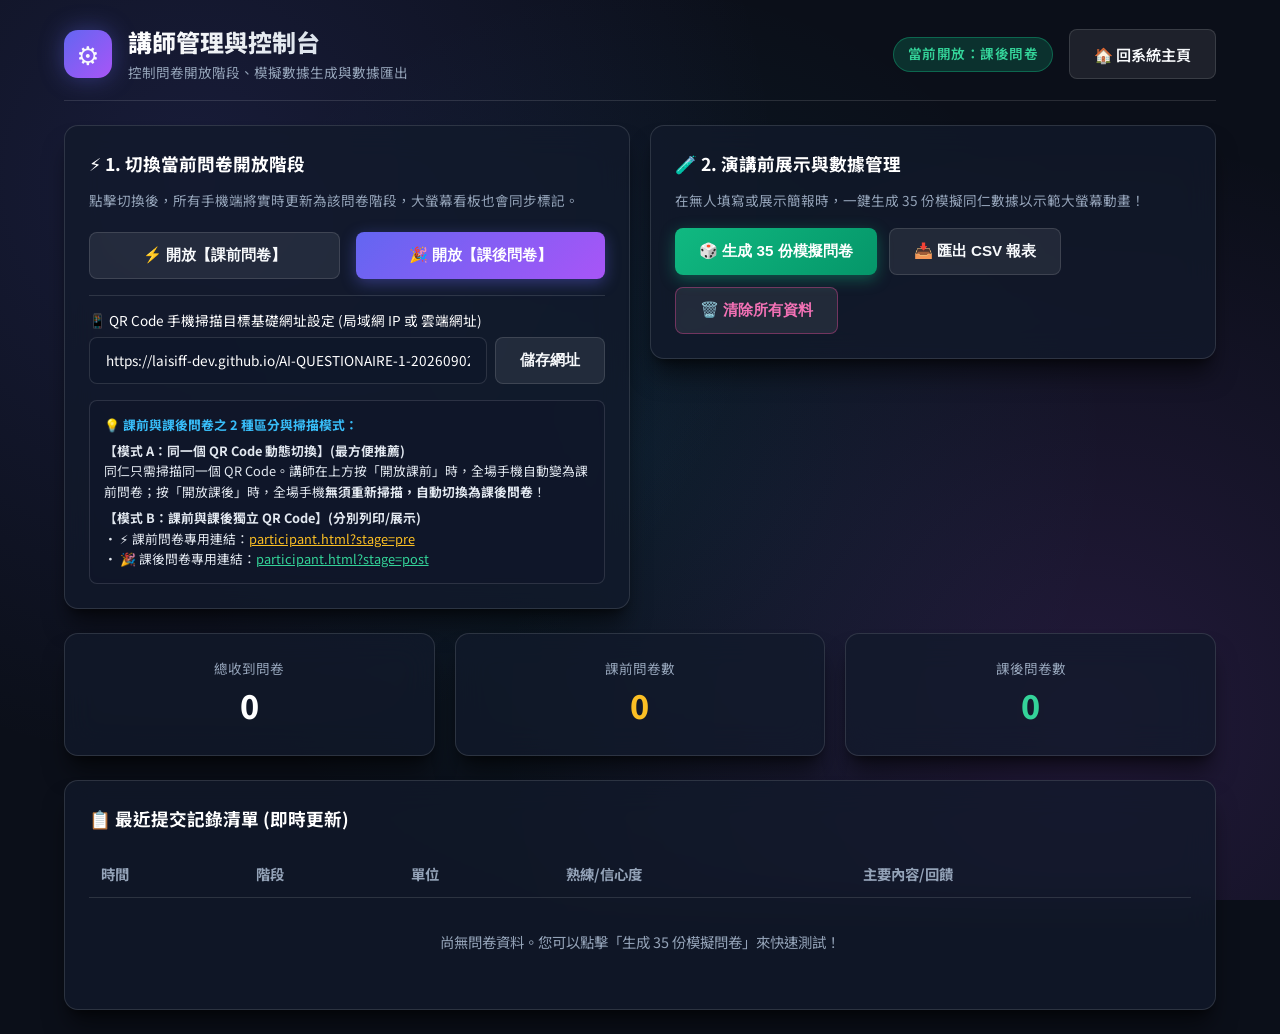
<file: admin.html>
<!DOCTYPE html>
<html lang="zh-TW">
<head>
  <meta charset="UTF-8">
  <meta name="viewport" content="width=device-width, initial-scale=1.0">
  <title>講師控制台 - AI 行政效能演講</title>
  <link rel="stylesheet" href="css/style.css">
</head>
<body>

  <div class="container" style="max-width: 1200px;">
    <header class="app-header">
      <div class="app-title-group">
        <div class="app-title-icon">⚙️</div>
        <div>
          <h1 class="app-title">講師管理與控制台</h1>
          <div class="app-subtitle">控制問卷開放階段、模擬數據生成與數據匯出</div>
        </div>
      </div>
      <div style="display: flex; align-items: center; gap: 1rem;">
        <span id="admin-current-mode" class="badge badge-success">當前開放：課後問卷</span>
        <a href="index.html" class="btn btn-secondary">
          🏠 回系統主頁
        </a>
      </div>
    </header>

    <!-- 控制功能區與數據概覽 -->
    <div class="dashboard-grid" style="margin-bottom: 1.5rem;">
      
      <!-- 控制項目 1: 切換問卷階段 -->
      <div class="col-6">
        <div class="glass-card">
          <h3 style="font-size: 1.1rem; color: #fff; margin-bottom: 0.75rem;">⚡ 1. 切換當前問卷開放階段</h3>
          <p style="font-size: 0.85rem; color: var(--text-muted); margin-bottom: 1.25rem;">
            點擊切換後，所有手機端將實時更新為該問卷階段，大螢幕看板也會同步標記。
          </p>
          <div style="display: flex; gap: 1rem;">
            <button id="btn-mode-pre" class="btn btn-secondary" style="flex: 1;">
              ⚡ 開放【課前問卷】
            </button>
            <button id="btn-mode-post" class="btn btn-primary" style="flex: 1;">
              🎉 開放【課後問卷】
            </button>
          </div>
          
          <div style="margin-top: 1rem; padding-top: 0.85rem; border-top: 1px solid var(--border-glass);">
            <label style="display: block; font-size: 0.85rem; color: #fff; margin-bottom: 0.35rem;">
              📱 QR Code 手機掃描目標基礎網址設定 (局域網 IP 或 雲端網址)
            </label>
            <div style="display: flex; gap: 0.5rem;">
              <input type="text" id="admin-custom-url-input" class="form-control" placeholder="https://laisiff-dev.github.io/AI-QUESTIONAIRE-1-20260902/participant.html" style="font-size: 0.85rem;" />
              <button id="btn-save-url" class="btn btn-secondary" style="white-space: nowrap;">
                儲存網址
              </button>
            </div>
            
            <!-- 兩種 QR Code 模式說明 -->
            <div style="margin-top: 1rem; background: rgba(15, 23, 42, 0.6); padding: 0.85rem; border-radius: 8px; border: 1px solid var(--border-glass); font-size: 0.8rem;">
              <div style="font-weight: bold; color: #38bdf8; margin-bottom: 0.35rem;">💡 課前與課後問卷之 2 種區分與掃描模式：</div>
              <div style="margin-bottom: 0.4rem; color: #e2e8f0;">
                <strong>【模式 A：同一個 QR Code 動態切換】(最方便推薦)</strong><br>
                同仁只需掃描同一個 QR Code。講師在上方按「開放課前」時，全場手機自動變為課前問卷；按「開放課後」時，全場手機<strong>無須重新掃描，自動切換為課後問卷</strong>！
              </div>
              <div style="color: #e2e8f0;">
                <strong>【模式 B：課前與課後獨立 QR Code】(分別列印/展示)</strong><br>
                • ⚡ 課前問卷專用連結：<a href="participant.html?stage=pre" target="_blank" style="color: #fbbf24; text-decoration: underline;">participant.html?stage=pre</a><br>
                • 🎉 課後問卷專用連結：<a href="participant.html?stage=post" target="_blank" style="color: #34d399; text-decoration: underline;">participant.html?stage=post</a>
              </div>
            </div>
          </div>
        </div>
      </div>

      <!-- 控制項目 2: 演講展示測試工具 (Mock Data) -->
      <div class="col-6">
        <div class="glass-card">
          <h3 style="font-size: 1.1rem; color: #fff; margin-bottom: 0.75rem;">🧪 2. 演講前展示與數據管理</h3>
          <p style="font-size: 0.85rem; color: var(--text-muted); margin-bottom: 1rem;">
            在無人填寫或展示簡報時，一鍵生成 35 份模擬同仁數據以示範大螢幕動畫！
          </p>
          <div style="display: flex; gap: 0.75rem; flex-wrap: wrap;">
            <button id="btn-generate-mock" class="btn btn-success">
              🎲 生成 35 份模擬問卷
            </button>
            <button id="btn-export-csv" class="btn btn-secondary">
              📥 匯出 CSV 報表
            </button>
            <button id="btn-clear-data" class="btn btn-secondary" style="color: #f472b6; border-color: rgba(236, 72, 153, 0.4);">
              🗑️ 清除所有資料
            </button>
          </div>
        </div>
      </div>
    </div>

    <!-- 即時數據快速統計 -->
    <div class="dashboard-grid" style="margin-bottom: 1.5rem;">
      <div class="col-4">
        <div class="glass-card" style="text-align: center;">
          <div style="font-size: 0.85rem; color: var(--text-muted);">總收到問卷</div>
          <div id="admin-total-count" style="font-size: 2rem; font-weight: 800; color: #fff;">0</div>
        </div>
      </div>
      <div class="col-4">
        <div class="glass-card" style="text-align: center;">
          <div style="font-size: 0.85rem; color: var(--text-muted);">課前問卷數</div>
          <div id="admin-pre-count" style="font-size: 2rem; font-weight: 800; color: #fbbf24;">0</div>
        </div>
      </div>
      <div class="col-4">
        <div class="glass-card" style="text-align: center;">
          <div style="font-size: 0.85rem; color: var(--text-muted);">課後問卷數</div>
          <div id="admin-post-count" style="font-size: 2rem; font-weight: 800; color: #34d399;">0</div>
        </div>
      </div>
    </div>

    <!-- 最近提交記錄表格 -->
    <div class="glass-card">
      <h3 style="font-size: 1.1rem; color: #fff; margin-bottom: 1rem;">📋 最近提交記錄清單 (即時更新)</h3>
      <div style="overflow-x: auto;">
        <table style="width: 100%; border-collapse: collapse; text-align: left; font-size: 0.9rem;">
          <thead>
            <tr style="border-bottom: 1px solid var(--border-glass); color: var(--text-muted);">
              <th style="padding: 0.75rem;">時間</th>
              <th style="padding: 0.75rem;">階段</th>
              <th style="padding: 0.75rem;">單位</th>
              <th style="padding: 0.75rem;">熟練/信心度</th>
              <th style="padding: 0.75rem;">主要內容/回饋</th>
            </tr>
          </thead>
          <tbody id="admin-table-body">
            <!-- 動態生成 -->
          </tbody>
        </table>
      </div>
    </div>
  </div>

  <!-- 腳本 -->
  <script src="js/app.js"></script>
  <script src="js/admin.js"></script>
</body>
</html>
</file>
<file: css/style.css>
/* ==========================================================================
   AI 行政效能演講 - 即時動態問卷與看板系統 (Design System & Styles)
   ========================================================================== */

@import url('https://fonts.googleapis.com/css2?family=Noto+Sans+TC:wght@300;400;500;700;900&family=Outfit:wght@300;400;600;800&display=swap');

:root {
  /* Color Palette - Vibrant Dark Mode */
  --bg-dark: #0b0f19;
  --bg-card: rgba(18, 26, 43, 0.75);
  --bg-card-hover: rgba(28, 40, 65, 0.85);
  --border-glass: rgba(255, 255, 255, 0.12);
  --border-glow: rgba(99, 102, 241, 0.35);

  --primary: #6366f1;
  --primary-gradient: linear-gradient(135deg, #6366f1 0%, #a855f7 100%);
  --secondary: #06b6d4;
  --secondary-gradient: linear-gradient(135deg, #06b6d4 0%, #3b82f6 100%);
  --accent-green: #10b981;
  --accent-pink: #ec4899;
  --accent-amber: #f59e0b;

  --text-main: #f8fafc;
  --text-muted: #94a3b8;
  --text-dim: #64748b;

  /* Typography */
  --font-family: 'Noto Sans TC', 'Outfit', system-ui, -apple-system, sans-serif;
  --font-heading: 'Outfit', 'Noto Sans TC', sans-serif;

  /* Shadow & Glow */
  --shadow-lg: 0 20px 25px -5px rgba(0, 0, 0, 0.5), 0 8px 10px -6px rgba(0, 0, 0, 0.5);
  --glow-primary: 0 0 25px rgba(99, 102, 241, 0.4);
  --glow-accent: 0 0 25px rgba(236, 72, 153, 0.4);

  /* Radius */
  --radius-sm: 8px;
  --radius-md: 14px;
  --radius-lg: 20px;
  --radius-full: 9999px;

  /* Transitions */
  --transition-fast: 0.2s cubic-bezier(0.4, 0, 0.2, 1);
  --transition-normal: 0.35s cubic-bezier(0.4, 0, 0.2, 1);
  --transition-bounce: 0.5s cubic-bezier(0.34, 1.56, 0.64, 1);
}

/* Reset & Base */
*, *::before, *::after {
  box-sizing: border-box;
  margin: 0;
  padding: 0;
}

body {
  font-family: var(--font-family);
  background-color: var(--bg-dark);
  color: var(--text-main);
  min-height: 100vh;
  line-height: 1.6;
  overflow-x: hidden;
  background-image: 
    radial-gradient(circle at 15% 20%, rgba(99, 102, 241, 0.15) 0%, transparent 45%),
    radial-gradient(circle at 85% 80%, rgba(168, 85, 247, 0.15) 0%, transparent 45%),
    radial-gradient(circle at 50% 50%, rgba(6, 182, 212, 0.08) 0%, transparent 60%);
  background-attachment: fixed;
}

/* Container */
.container {
  max-width: 1400px;
  margin: 0 auto;
  padding: 1.5rem;
}

.container-mobile {
  max-width: 600px;
  margin: 0 auto;
  padding: 1.25rem;
}

/* Glassmorphism Card */
.glass-card {
  background: var(--bg-card);
  backdrop-filter: blur(16px);
  -webkit-backdrop-filter: blur(16px);
  border: 1px solid var(--border-glass);
  border-radius: var(--radius-md);
  box-shadow: var(--shadow-lg);
  padding: 1.5rem;
  transition: all var(--transition-fast);
  position: relative;
  overflow: hidden;
}

.glass-card:hover {
  border-color: var(--border-glow);
}

/* Badges */
.badge {
  display: inline-flex;
  align-items: center;
  gap: 0.4rem;
  padding: 0.35rem 0.85rem;
  border-radius: var(--radius-full);
  font-size: 0.85rem;
  font-weight: 600;
  letter-spacing: 0.5px;
  text-transform: uppercase;
}

.badge-primary {
  background: rgba(99, 102, 241, 0.2);
  color: #818cf8;
  border: 1px solid rgba(99, 102, 241, 0.4);
}

.badge-success {
  background: rgba(16, 185, 129, 0.2);
  color: #34d399;
  border: 1px solid rgba(16, 185, 129, 0.4);
}

.badge-amber {
  background: rgba(245, 158, 11, 0.2);
  color: #fbbf24;
  border: 1px solid rgba(245, 158, 11, 0.4);
}

.badge-pink {
  background: rgba(236, 72, 153, 0.2);
  color: #f472b6;
  border: 1px solid rgba(236, 72, 153, 0.4);
}

/* Header */
.app-header {
  display: flex;
  justify-content: space-between;
  align-items: center;
  margin-bottom: 1.5rem;
  padding-bottom: 1rem;
  border-bottom: 1px solid var(--border-glass);
}

.app-title-group {
  display: flex;
  align-items: center;
  gap: 1rem;
}

.app-title-icon {
  width: 48px;
  height: 48px;
  border-radius: var(--radius-md);
  background: var(--primary-gradient);
  display: flex;
  align-items: center;
  justify-content: center;
  font-size: 1.6rem;
  box-shadow: var(--glow-primary);
}

.app-title {
  font-family: var(--font-heading);
  font-size: 1.5rem;
  font-weight: 800;
  background: linear-gradient(to right, #ffffff, #cbd5e1);
  -webkit-background-clip: text;
  -webkit-text-fill-color: transparent;
}

.app-subtitle {
  font-size: 0.85rem;
  color: var(--text-muted);
}

/* Grid Layout for Dashboard */
.dashboard-grid {
  display: grid;
  grid-template-columns: repeat(12, 1fr);
  gap: 1.25rem;
}

.col-12 { grid-column: span 12; }
.col-8  { grid-column: span 8; }
.col-7  { grid-column: span 7; }
.col-6  { grid-column: span 6; }
.col-5  { grid-column: span 5; }
.col-4  { grid-column: span 4; }
.col-3  { grid-column: span 3; }

@media (max-width: 1024px) {
  .col-8, .col-7, .col-6, .col-5, .col-4, .col-3 {
    grid-column: span 12;
  }
}

/* Metric Cards */
.metric-card {
  display: flex;
  align-items: center;
  gap: 1.25rem;
  padding: 1.25rem 1.5rem;
}

.metric-icon {
  width: 56px;
  height: 56px;
  border-radius: var(--radius-md);
  display: flex;
  align-items: center;
  justify-content: center;
  font-size: 1.75rem;
}

.metric-info .label {
  font-size: 0.85rem;
  color: var(--text-muted);
  font-weight: 500;
}

.metric-info .value {
  font-family: var(--font-heading);
  font-size: 2rem;
  font-weight: 800;
  line-height: 1.2;
}

/* Dynamic Live Submission Banner / Counter */
.counter-pulse {
  animation: pulse-glow 2s infinite alternate;
}

@keyframes pulse-glow {
  0% { box-shadow: 0 0 10px rgba(99, 102, 241, 0.2); }
  100% { box-shadow: 0 0 25px rgba(99, 102, 241, 0.6); }
}

/* Live Feed / Stream Cards */
.live-feed-container {
  display: flex;
  flex-direction: column;
  gap: 0.85rem;
  max-height: 380px;
  overflow-y: auto;
  padding-right: 0.4rem;
}

.live-feed-container::-webkit-scrollbar {
  width: 5px;
}
.live-feed-container::-webkit-scrollbar-thumb {
  background: rgba(255, 255, 255, 0.2);
  border-radius: 10px;
}

.feed-item {
  background: rgba(30, 41, 59, 0.6);
  border-left: 4px solid var(--primary);
  border-radius: var(--radius-sm);
  padding: 0.85rem 1rem;
  font-size: 0.92rem;
  position: relative;
  animation: slideInDown 0.4s cubic-bezier(0.16, 1, 0.3, 1);
  transition: transform 0.2s ease;
}

.feed-item:hover {
  transform: translateX(4px);
  background: rgba(30, 41, 59, 0.85);
}

.feed-item.new-arrival {
  animation: newHighlight 1.5s ease-out;
  border-left-color: var(--accent-pink);
}

@keyframes slideInDown {
  from { opacity: 0; transform: translateY(-15px) scale(0.98); }
  to { opacity: 1; transform: translateY(0) scale(1); }
}

@keyframes newHighlight {
  0% { background: rgba(236, 72, 153, 0.35); box-shadow: 0 0 20px rgba(236, 72, 153, 0.5); }
  100% { background: rgba(30, 41, 59, 0.6); }
}

.feed-meta {
  display: flex;
  justify-content: space-between;
  align-items: center;
  font-size: 0.78rem;
  color: var(--text-muted);
  margin-bottom: 0.35rem;
}

.feed-quote {
  color: var(--text-main);
  font-style: italic;
}

/* Tag Chips */
.tag-container {
  display: flex;
  flex-wrap: wrap;
  gap: 0.6rem;
  margin-top: 0.5rem;
}

.tag-chip {
  padding: 0.4rem 0.85rem;
  background: rgba(255, 255, 255, 0.06);
  border: 1px solid var(--border-glass);
  border-radius: var(--radius-full);
  font-size: 0.85rem;
  color: var(--text-main);
  transition: all var(--transition-fast);
  cursor: pointer;
  user-select: none;
}

.tag-chip:hover {
  background: rgba(99, 102, 241, 0.2);
  border-color: var(--primary);
}

.tag-chip.active {
  background: var(--primary-gradient);
  border-color: transparent;
  color: #fff;
  font-weight: 600;
  box-shadow: 0 4px 12px rgba(99, 102, 241, 0.35);
}

/* Questionnaire Form Controls */
.form-group {
  margin-bottom: 1.4rem;
}

.form-label {
  display: block;
  font-weight: 600;
  font-size: 0.95rem;
  margin-bottom: 0.5rem;
  color: var(--text-main);
}

.form-label .required {
  color: var(--accent-pink);
  margin-left: 0.2rem;
}

.form-control, .form-select {
  width: 100%;
  padding: 0.75rem 1rem;
  background: rgba(15, 23, 42, 0.7);
  border: 1px solid var(--border-glass);
  border-radius: var(--radius-sm);
  color: #fff;
  font-family: inherit;
  font-size: 0.95rem;
  outline: none;
  transition: all var(--transition-fast);
}

.form-control:focus, .form-select:focus {
  border-color: var(--primary);
  box-shadow: 0 0 0 3px rgba(99, 102, 241, 0.25);
}

textarea.form-control {
  min-height: 90px;
  resize: vertical;
}

/* Star Rating Rating Component */
.star-rating {
  display: inline-flex;
  gap: 0.5rem;
  direction: ltr;
}

.star-rating .star {
  font-size: 1.8rem;
  color: #334155;
  cursor: pointer;
  transition: transform 0.15s ease, color 0.15s ease;
}

.star-rating .star:hover,
.star-rating .star.hovered,
.star-rating .star.selected {
  color: #fbbf24;
  transform: scale(1.15);
}

/* Buttons */
.btn {
  display: inline-flex;
  align-items: center;
  justify-content: center;
  gap: 0.5rem;
  padding: 0.75rem 1.5rem;
  font-size: 0.95rem;
  font-weight: 600;
  border-radius: var(--radius-sm);
  border: none;
  cursor: pointer;
  transition: all var(--transition-fast);
  text-decoration: none;
}

.btn-primary {
  background: var(--primary-gradient);
  color: #fff;
  box-shadow: 0 4px 15px rgba(99, 102, 241, 0.4);
}

.btn-primary:hover {
  opacity: 0.95;
  transform: translateY(-2px);
  box-shadow: 0 8px 25px rgba(99, 102, 241, 0.5);
}

.btn-secondary {
  background: rgba(255, 255, 255, 0.08);
  color: var(--text-main);
  border: 1px solid var(--border-glass);
}

.btn-secondary:hover {
  background: rgba(255, 255, 255, 0.15);
  transform: translateY(-2px);
}

.btn-success {
  background: linear-gradient(135deg, #10b981 0%, #059669 100%);
  color: #fff;
  box-shadow: 0 4px 15px rgba(16, 185, 129, 0.4);
}

.btn-success:hover {
  transform: translateY(-2px);
  box-shadow: 0 8px 25px rgba(16, 185, 129, 0.5);
}

.btn-lg {
  padding: 1rem 2rem;
  font-size: 1.1rem;
  border-radius: var(--radius-md);
}

.btn-block {
  width: 100%;
}

/* Navigation & Tabs */
.nav-tabs {
  display: flex;
  background: rgba(15, 23, 42, 0.6);
  padding: 0.35rem;
  border-radius: var(--radius-md);
  border: 1px solid var(--border-glass);
  gap: 0.35rem;
  margin-bottom: 1.5rem;
}

.nav-tab {
  flex: 1;
  text-align: center;
  padding: 0.65rem 1rem;
  border-radius: var(--radius-sm);
  color: var(--text-muted);
  font-weight: 600;
  cursor: pointer;
  transition: all var(--transition-fast);
}

.nav-tab:hover {
  color: var(--text-main);
  background: rgba(255, 255, 255, 0.05);
}

.nav-tab.active {
  background: var(--primary-gradient);
  color: #fff;
  box-shadow: 0 4px 12px rgba(99, 102, 241, 0.35);
}

/* Pre/Post Form Stage Switcher Bar */
.stage-switcher-container {
  display: flex;
  background: rgba(15, 23, 42, 0.85);
  padding: 0.35rem;
  border-radius: var(--radius-md);
  border: 1px solid var(--border-glass);
  gap: 0.4rem;
  margin-bottom: 1.25rem;
  box-shadow: inset 0 2px 6px rgba(0, 0, 0, 0.4);
}

.stage-tab-btn {
  flex: 1;
  display: flex;
  align-items: center;
  justify-content: center;
  gap: 0.4rem;
  padding: 0.85rem 0.65rem;
  border-radius: var(--radius-sm);
  background: transparent;
  color: var(--text-muted);
  border: 1px solid transparent;
  font-size: 0.95rem;
  font-weight: 700;
  cursor: pointer;
  transition: all var(--transition-normal);
  user-select: none;
}

.stage-tab-btn:hover {
  color: var(--text-main);
  background: rgba(255, 255, 255, 0.08);
}

.stage-tab-btn.active-pre {
  background: linear-gradient(135deg, #f59e0b 0%, #d97706 100%);
  color: #ffffff;
  border-color: rgba(245, 158, 11, 0.5);
  box-shadow: 0 4px 15px rgba(245, 158, 11, 0.4);
}

.stage-tab-btn.active-post {
  background: linear-gradient(135deg, #10b981 0%, #059669 100%);
  color: #ffffff;
  border-color: rgba(16, 185, 129, 0.5);
  box-shadow: 0 4px 15px rgba(16, 185, 129, 0.4);
}

/* Dashboard Filter Pills */
.filter-pill {
  padding: 0.3rem 0.75rem;
  border-radius: var(--radius-full);
  font-size: 0.8rem;
  font-weight: 600;
  cursor: pointer;
  background: rgba(255, 255, 255, 0.06);
  border: 1px solid var(--border-glass);
  color: var(--text-muted);
  transition: all var(--transition-fast);
}

.filter-pill:hover, .filter-pill.active {
  background: var(--primary-gradient);
  color: #fff;
  border-color: transparent;
  box-shadow: 0 2px 8px rgba(99, 102, 241, 0.3);
}

/* Modals */
.modal-backdrop {
  position: fixed;
  top: 0;
  left: 0;
  right: 0;
  bottom: 0;
  background: rgba(0, 0, 0, 0.8);
  backdrop-filter: blur(8px);
  display: flex;
  align-items: center;
  justify-content: center;
  z-index: 999;
  opacity: 0;
  pointer-events: none;
  transition: opacity 0.3s ease;
}

.modal-backdrop.show {
  opacity: 1;
  pointer-events: auto;
}

.modal-content {
  background: #131c2e;
  border: 1px solid var(--border-glow);
  border-radius: var(--radius-lg);
  padding: 2rem;
  max-width: 500px;
  width: 90%;
  text-align: center;
  box-shadow: 0 25px 50px -12px rgba(0, 0, 0, 0.8);
  transform: scale(0.9);
  transition: transform 0.3s cubic-bezier(0.34, 1.56, 0.64, 1);
}

.modal-backdrop.show .modal-content {
  transform: scale(1);
}

/* Floating Banner Alert for New Submissions */
.toast-notification {
  position: fixed;
  bottom: 2rem;
  right: 2rem;
  background: linear-gradient(135deg, #1e1b4b 0%, #311042 100%);
  border: 1px solid var(--accent-pink);
  box-shadow: 0 10px 30px rgba(236, 72, 153, 0.35);
  border-radius: var(--radius-md);
  padding: 1rem 1.5rem;
  display: flex;
  align-items: center;
  gap: 1rem;
  z-index: 1000;
  transform: translateY(100px);
  opacity: 0;
  transition: all 0.4s cubic-bezier(0.16, 1, 0.3, 1);
}

.toast-notification.show {
  transform: translateY(0);
  opacity: 1;
}

/* Chart Canvas container */
.chart-container {
  position: relative;
  height: 280px;
  width: 100%;
}

.chart-container-lg {
  height: 340px;
}

/* Floating Animation */
.floating {
  animation: float 4s ease-in-out infinite;
}

@keyframes float {
  0% { transform: translateY(0px); }
  50% { transform: translateY(-8px); }
  100% { transform: translateY(0px); }
}

/* Text Highlights */
.gradient-text {
  background: linear-gradient(135deg, #818cf8 0%, #c084fc 50%, #f472b6 100%);
  -webkit-background-clip: text;
  -webkit-text-fill-color: transparent;
}
</file>
